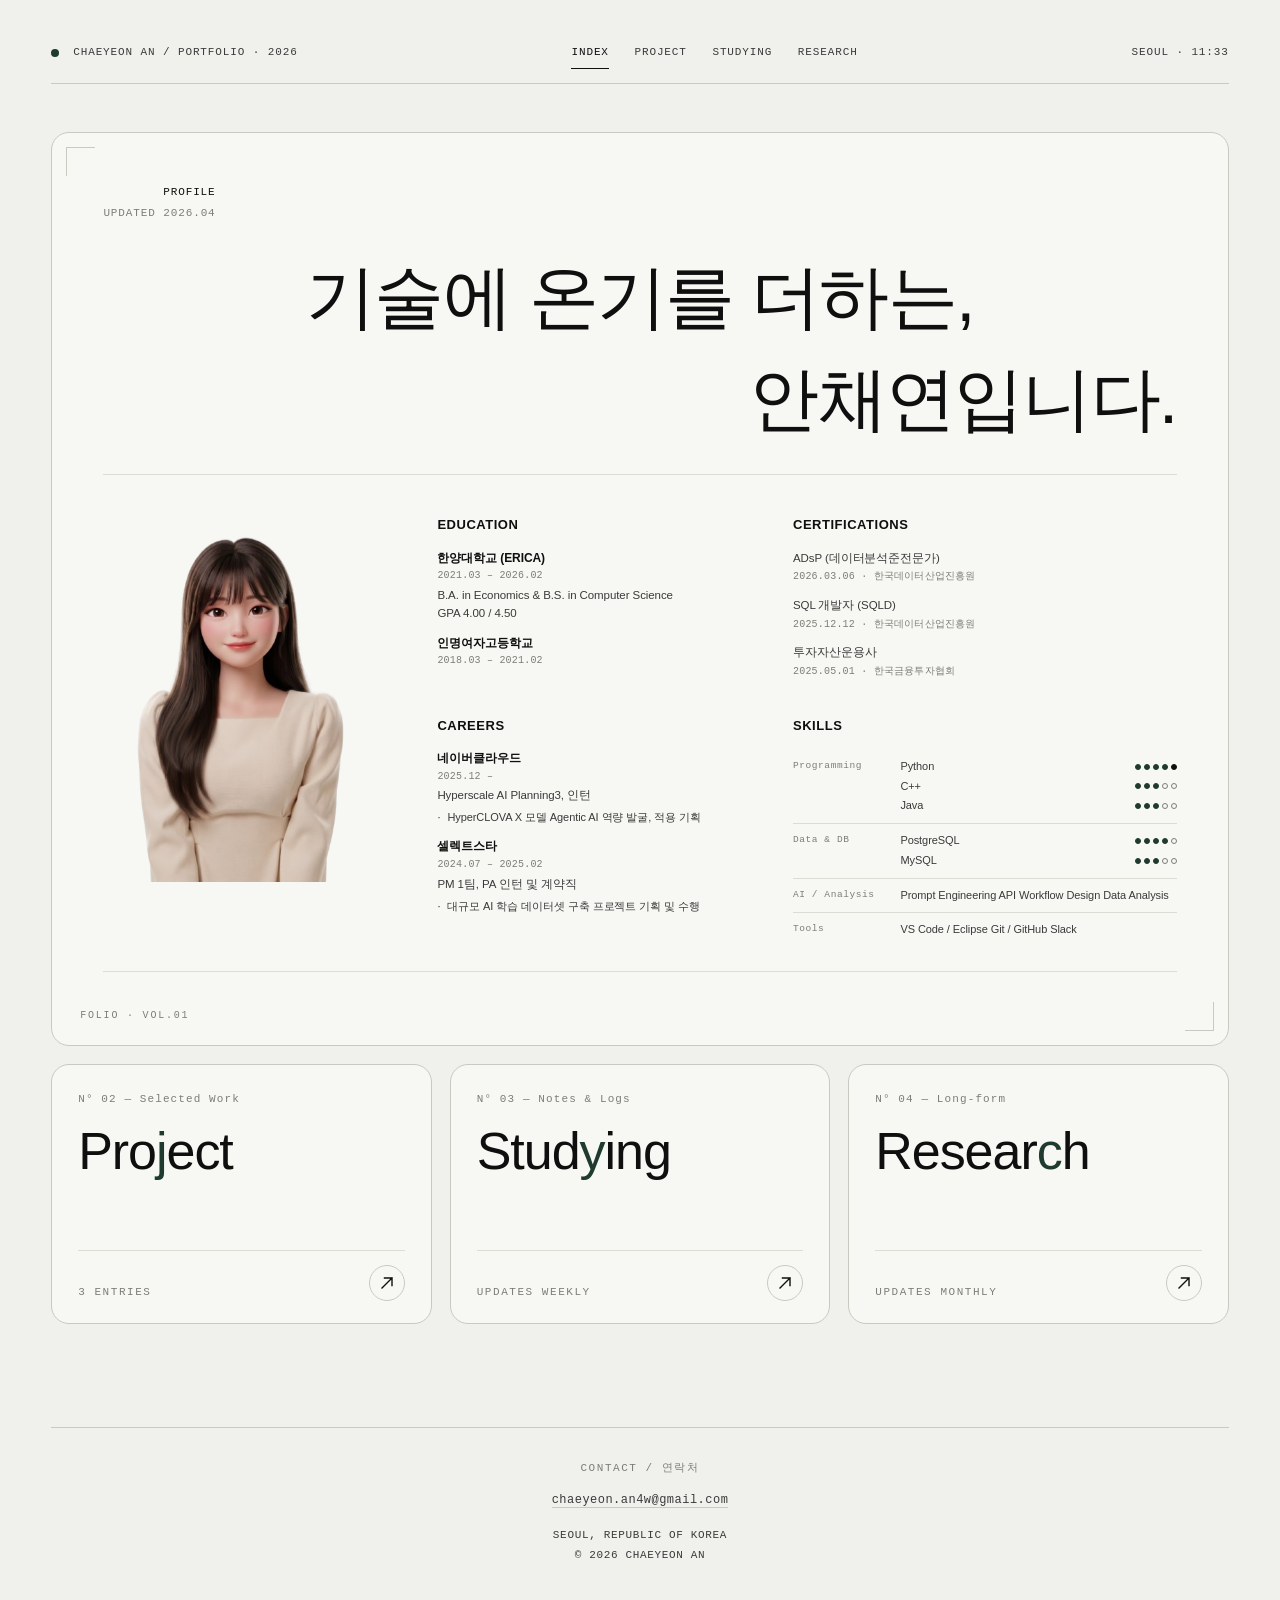
<file: index.html>
<!doctype html>
<html lang="ko">
<head>
<meta charset="utf-8" />
<meta name="viewport" content="width=device-width, initial-scale=1" />
<title>Chaeyeon An — Portfolio</title>
<link rel="preconnect" href="https://fonts.googleapis.com" />
<link rel="preconnect" href="https://fonts.gstatic.com" crossorigin />
<link href="https://hangeul.pstatic.net/hangeul_static/css/nanum-square.css" rel="stylesheet" />
<link rel="stylesheet" href="styles.css" />
<style>
  /* ─── Hero ─────────────────────────────────────────────── */
  .hero {
    border: 1px solid var(--line);
    background: var(--paper);
    border-radius: var(--r-lg);
    padding: clamp(28px, 4vw, 56px);
    position: relative;
    overflow: hidden;
    min-height: clamp(440px, 62vh, 620px);
    display: grid;
    grid-template-rows: auto auto auto;
    gap: 24px;
  }
  .hero-body {
    display: flex;
    flex-direction: column;
    gap: 24px;
  }
  .hero-lower {
    display: grid;
    grid-template-columns: clamp(190px, 22vw, 270px) 1fr;
    gap: 16px;
    align-items: start;
    border-top: 1px solid var(--line-soft);
    padding-top: 20px;
  }
  .hero-photo {
    border-radius: var(--r-md);
    overflow: hidden;
    margin-top: 8px;
  }
  .hero-photo img {
    width: 100%;
    height: auto;
    display: block;
    object-fit: cover;
  }
  @media (max-width: 720px) {
    .hero-lower { grid-template-columns: 1fr; }
    .hero-photo { display: none; }
  }

  .hero-meta {
    display: flex;
    justify-content: space-between;
    align-items: flex-start;
    gap: 24px;
    font-family: var(--mono);
    font-size: 11px;
    letter-spacing: 0.08em;
    text-transform: uppercase;
    color: var(--ink-mute);
  }
  .hero-meta .col { display: flex; flex-direction: column; gap: 4px; }
  .hero-meta .col strong { color: var(--ink); font-weight: 500; }
  .hero-meta .right { text-align: right; }

  .hero-headline {
    font-family: var(--serif);
    font-size: clamp(32px, 5.5vw, 80px);
    line-height: 1.45;
    letter-spacing: -0.025em;
    color: var(--ink);
    align-self: center;
    width: 100%;
    text-align: center;
  }
  .hero-headline .line2 {
    display: block;
    text-align: right;
  }
  /* hero info grid */
  .hero-info {
    display: grid;
    grid-template-columns: repeat(2, 1fr);
    gap: 24px 20px;
    padding-top: 20px;
  }
  .hero-info > div:nth-child(odd) {
    padding-left: 48px;
  }
  @media (max-width: 600px) {
    .hero-info { grid-template-columns: 1fr; }
  }
  .skills-table { width: 100%; border-collapse: collapse; }
  .skills-table tr { border-bottom: 1px solid var(--line-soft); }
  .skills-table tr:last-child { border-bottom: none; }
  .skills-table td {
    padding: 7px 0;
    font-size: 11px;
    vertical-align: top;
    line-height: 1.8;
  }
  .skills-table .sk-cat {
    font-family: var(--mono);
    font-size: 9.5px;
    letter-spacing: 0.06em;
    color: var(--ink-mute);
    white-space: nowrap;
    padding-right: 14px;
    width: 28%;
  }
  .skills-table .sk-items { color: var(--ink-soft); }
  .sk-row {
    display: flex;
    align-items: center;
    justify-content: space-between;
    gap: 10px;
  }
  .sk-name { flex: 1; font-size: 11px; color: var(--ink-soft); }
  .sk-dots {
    display: flex;
    gap: 3px;
    flex-shrink: 0;
  }
  .sk-dots span {
    width: 6px;
    height: 6px;
    border-radius: 50%;
    border: 1px solid var(--ink-mute);
    display: block;
  }
  .sk-dots span.on { background: var(--ink); border-color: var(--ink); }
  .sk-dots span.on.ac { background: var(--accent); border-color: var(--accent); }
  .info-label {
    font-family: var(--sans);
    font-size: 13px;
    font-weight: 700;
    letter-spacing: 0.04em;
    text-transform: uppercase;
    color: var(--ink);
    margin-bottom: 14px;
  }
  .info-item { margin-bottom: 12px; }
  .info-place {
    font-family: var(--sans);
    font-size: 12px;
    font-weight: 700;
    color: var(--ink);
    line-height: 1.4;
  }
  .info-period {
    font-family: var(--mono);
    font-size: 10px;
    color: var(--ink-mute);
    letter-spacing: 0.02em;
    margin: 2px 0 3px;
  }
  .info-desc {
    font-size: 11.5px;
    color: var(--ink-soft);
    line-height: 1.55;
  }
  .info-bullets {
    list-style: none;
    padding: 0;
    margin: 4px 0 0;
  }
  .info-bullets li {
    font-size: 11px;
    color: var(--ink-soft);
    line-height: 1.6;
    padding-left: 10px;
    position: relative;
  }
  .info-bullets li::before {
    content: "·";
    position: absolute;
    left: 0;
    color: var(--accent);
  }

  .hero-tail {
    display: flex;
    justify-content: space-between;
    align-items: end;
    gap: 24px;
    border-top: 1px solid var(--line-soft);
    padding-top: 22px;
  }
  .hero-tail .name {
    font-family: var(--serif);
    font-size: clamp(16px, 1.8vw, 22px);
    letter-spacing: -0.01em;
  }
  .hero-tail .tags {
    display: flex; gap: 8px; flex-wrap: wrap;
    justify-content: flex-end;
  }

  /* corner decorations */
  .hero::before, .hero::after {
    content: "";
    position: absolute;
    width: 28px; height: 28px;
    border: 1px solid var(--line);
  }
  .hero::before { top: 14px; left: 14px; border-right: none; border-bottom: none; }
  .hero::after { bottom: 14px; right: 14px; border-left: none; border-top: none; }

  /* ─── Cards row ────────────────────────────────────────── */
  .cards {
    margin-top: 18px;
    display: grid;
    grid-template-columns: repeat(3, 1fr);
    gap: 18px;
  }
  @media (max-width: 880px) {
    .cards { grid-template-columns: 1fr; }
  }

  .card {
    border: 1px solid var(--line);
    background: var(--paper);
    border-radius: var(--r-lg);
    padding: 26px 26px 22px;
    min-height: 260px;
    display: grid;
    grid-template-rows: auto 1fr auto;
    gap: 16px;
    position: relative;
    overflow: hidden;
    transition: transform .35s cubic-bezier(.2,.8,.2,1),
                background .35s,
                border-color .35s;
  }
  .card:hover {
    transform: translateY(-3px);
    border-color: var(--ink);
  }
  .card .num {
    font-family: var(--mono);
    font-size: 11px;
    letter-spacing: 0.1em;
    color: var(--ink-mute);
  }
  .card .title {
    font-family: var(--serif);
    font-size: clamp(36px, 4.2vw, 52px);
    line-height: 1;
    letter-spacing: -0.02em;
    color: var(--ink);
  }
  .card .title em { font-style: normal; color: var(--accent); font-weight: 400; }
  .card .desc {
    font-size: 13.5px;
    color: var(--ink-soft);
    line-height: 1.55;
    max-width: 30ch;
  }
  .card .row {
    display: flex; justify-content: space-between; align-items: end;
    border-top: 1px solid var(--line-soft);
    padding-top: 14px;
    margin-top: 4px;
  }

  .card .arrow {
    width: 36px; height: 36px;
    border-radius: 50%;
    border: 1px solid var(--line);
    display: grid; place-items: center;
    transition: background .3s, border-color .3s, color .3s, transform .3s;
  }
  .card:hover .arrow {
    background: var(--ink);
    color: var(--paper);
    border-color: var(--ink);
    transform: rotate(-45deg);
  }

  /* offset hero corner watermark */
  .signature-mark {
    position: absolute;
    bottom: 22px;
    left: 28px;
    font-family: var(--mono);
    font-size: 10px;
    letter-spacing: 0.18em;
    color: var(--ink-mute);
    text-transform: uppercase;
  }

  /* index column on right of hero */
  .hero-index {
    position: absolute;
    right: 22px;
    top: 50%;
    transform: translateY(-50%) rotate(180deg);
    writing-mode: vertical-rl;
    font-family: var(--mono);
    font-size: 10px;
    letter-spacing: 0.4em;
    color: var(--ink-mute);
    text-transform: uppercase;
  }
  @media (max-width: 720px) { .hero-index, .signature-mark { display: none; } }
</style>
</head>
<body>

<div class="shell" data-screen-label="01 Home">

  <header class="topbar reveal">
    <div class="mark">
      <span class="dot"></span>
      <span>Chaeyeon An / Portfolio · 2026</span>
    </div>
    <nav>
      <a href="#" class="active">Index</a>

      <a href="project.html">Project</a>
      <a href="studying.html">Studying</a>
      <a href="research.html">Research</a>
    </nav>
    <div data-clock>Seoul · —</div>
  </header>

  <!-- Hero / Profile preview -->
  <section class="hero reveal" aria-label="profile">
    <div class="hero-meta">
      <div class="col right">
        <strong>Profile</strong>
        <span>Updated 2026.04</span>
      </div>
    </div>

    <div class="hero-body">
      <h1 class="hero-headline">
        기술에 온기를 더하는,<span class="line2">안채연입니다.</span>
      </h1>

      <div class="hero-lower">
        <div class="hero-photo">
          <img src="image.png" alt="Chaeyeon An" />
        </div>
        <div class="hero-info">
      <div>
        <div class="info-label">Education</div>
        <div class="info-item">
          <div class="info-place">한양대학교 (ERICA)</div>
          <div class="info-period">2021.03 – 2026.02</div>
          <div class="info-desc">B.A. in Economics &amp; B.S. in Computer Science</div>
          <div class="info-desc">GPA 4.00 / 4.50</div>
        </div>
        <div class="info-item">
          <div class="info-place">인명여자고등학교</div>
          <div class="info-period">2018.03 – 2021.02</div>
        </div>
      </div>
      <div>
        <div class="info-label">Certifications</div>
        <div class="info-item">
          <div class="info-desc">ADsP (데이터분석준전문가)</div>
          <div class="info-period">2026.03.06 · 한국데이터산업진흥원</div>
        </div>
        <div class="info-item">
          <div class="info-desc">SQL 개발자 (SQLD)</div>
          <div class="info-period">2025.12.12 · 한국데이터산업진흥원</div>
        </div>
        <div class="info-item">
          <div class="info-desc">투자자산운용사</div>
          <div class="info-period">2025.05.01 · 한국금융투자협회</div>
        </div>
      </div>
      <div>
        <div class="info-label">Careers</div>
        <div class="info-item">
          <div class="info-place">네이버클라우드</div>
          <div class="info-period">2025.12 –</div>
          <div class="info-desc">Hyperscale AI Planning3, 인턴</div>
          <ul class="info-bullets">
            <li>HyperCLOVA X 모델 Agentic AI 역량 발굴, 적용 기획</li>
          </ul>
        </div>
        <div class="info-item">
          <div class="info-place">셀렉트스타</div>
          <div class="info-period">2024.07 – 2025.02</div>
          <div class="info-desc">PM 1팀, PA 인턴 및 계약직</div>
          <ul class="info-bullets">
            <li>대규모 AI 학습 데이터셋 구축 프로젝트 기획 및 수행</li>
          </ul>
        </div>
      </div>
      <div>
        <div class="info-label">Skills</div>
        <table class="skills-table">
          <tr>
            <td class="sk-cat">Programming</td>
            <td class="sk-items">
              <div class="sk-row">
                <span class="sk-name">Python</span>
                <div class="sk-dots">
                  <span class="on ac"></span><span class="on ac"></span><span class="on ac"></span><span class="on ac"></span><span class="on"></span>
                </div>
              </div>
              <div class="sk-row">
                <span class="sk-name">C++</span>
                <div class="sk-dots">
                  <span class="on ac"></span><span class="on ac"></span><span class="on ac"></span><span></span><span></span>
                </div>
              </div>
              <div class="sk-row">
                <span class="sk-name">Java</span>
                <div class="sk-dots">
                  <span class="on ac"></span><span class="on ac"></span><span class="on ac"></span><span></span><span></span>
                </div>
              </div>
            </td>
          </tr>
          <tr>
            <td class="sk-cat">Data &amp; DB</td>
            <td class="sk-items">
              <div class="sk-row">
                <span class="sk-name">PostgreSQL</span>
                <div class="sk-dots">
                  <span class="on ac"></span><span class="on ac"></span><span class="on ac"></span><span class="on ac"></span><span></span>
                </div>
              </div>
              <div class="sk-row">
                <span class="sk-name">MySQL</span>
                <div class="sk-dots">
                  <span class="on ac"></span><span class="on ac"></span><span class="on ac"></span><span></span><span></span>
                </div>
              </div>
            </td>
          </tr>
          <tr>
            <td class="sk-cat">AI / Analysis</td>
            <td class="sk-items">
              <span>Prompt Engineering</span>
              <span>API Workflow Design</span>
              <span>Data Analysis</span>
            </td>
          </tr>
          <tr>
            <td class="sk-cat">Tools</td>
            <td class="sk-items">
              <span>VS Code / Eclipse</span>
              <span>Git / GitHub</span>
              <span>Slack</span>
            </td>
          </tr>
        </table>
      </div>
        </div><!-- /.hero-info -->
      </div><!-- /.hero-lower -->
    </div><!-- /.hero-body -->

    <div class="hero-tail"></div>

    <span class="signature-mark">Folio · Vol.01</span>
  </section>

  <!-- 3 cards -->
  <section class="cards" aria-label="sections">
    <a class="card reveal" href="project.html">
      <div class="num">N° 02 — Selected Work</div>
      <h2 class="title">Pro<em>j</em>ect</h2>
      <div class="row">
        <span class="eyebrow">3 entries</span>
        <span class="arrow" aria-hidden="true">
          <svg width="14" height="14" viewBox="0 0 14 14" fill="none">
            <path d="M2 12L12 2M12 2H4.5M12 2V9.5" stroke="currentColor" stroke-width="1.4" stroke-linecap="square"/>
          </svg>
        </span>
      </div>
    </a>

    <a class="card reveal" href="studying.html" style="transition-delay: .05s">
      <div class="num">N° 03 — Notes &amp; Logs</div>
      <h2 class="title">Stud<em>y</em>ing</h2>
      <div class="row">
        <span class="eyebrow">Updates weekly</span>
        <span class="arrow" aria-hidden="true">
          <svg width="14" height="14" viewBox="0 0 14 14" fill="none">
            <path d="M2 12L12 2M12 2H4.5M12 2V9.5" stroke="currentColor" stroke-width="1.4" stroke-linecap="square"/>
          </svg>
        </span>
      </div>
    </a>

    <a class="card reveal" href="research.html" style="transition-delay: .1s">
      <div class="num">N° 04 — Long-form</div>
      <h2 class="title">Resear<em>c</em>h</h2>
      <div class="row">
        <span class="eyebrow">Updates monthly</span>
        <span class="arrow" aria-hidden="true">
          <svg width="14" height="14" viewBox="0 0 14 14" fill="none">
            <path d="M2 12L12 2M12 2H4.5M12 2V9.5" stroke="currentColor" stroke-width="1.4" stroke-linecap="square"/>
          </svg>
        </span>
      </div>
    </a>
  </section>

  <!-- Footer / Contact -->
  <footer class="foot reveal" id="contact">
    <div>
      <div class="eyebrow">Contact / 연락처</div>
      <div class="contact-block" style="margin-top: 14px;">
        <a href="mailto:chaeyeon.an4w@gmail.com">chaeyeon.an4w@gmail.com</a>
      </div>
    </div>
    <div class="meta">
      <div>Seoul, Republic of Korea</div>
      <div>© 2026 Chaeyeon An</div>
    </div>
  </footer>

</div>

<script src="scripts.js"></script>
</body>
</html>
</file>
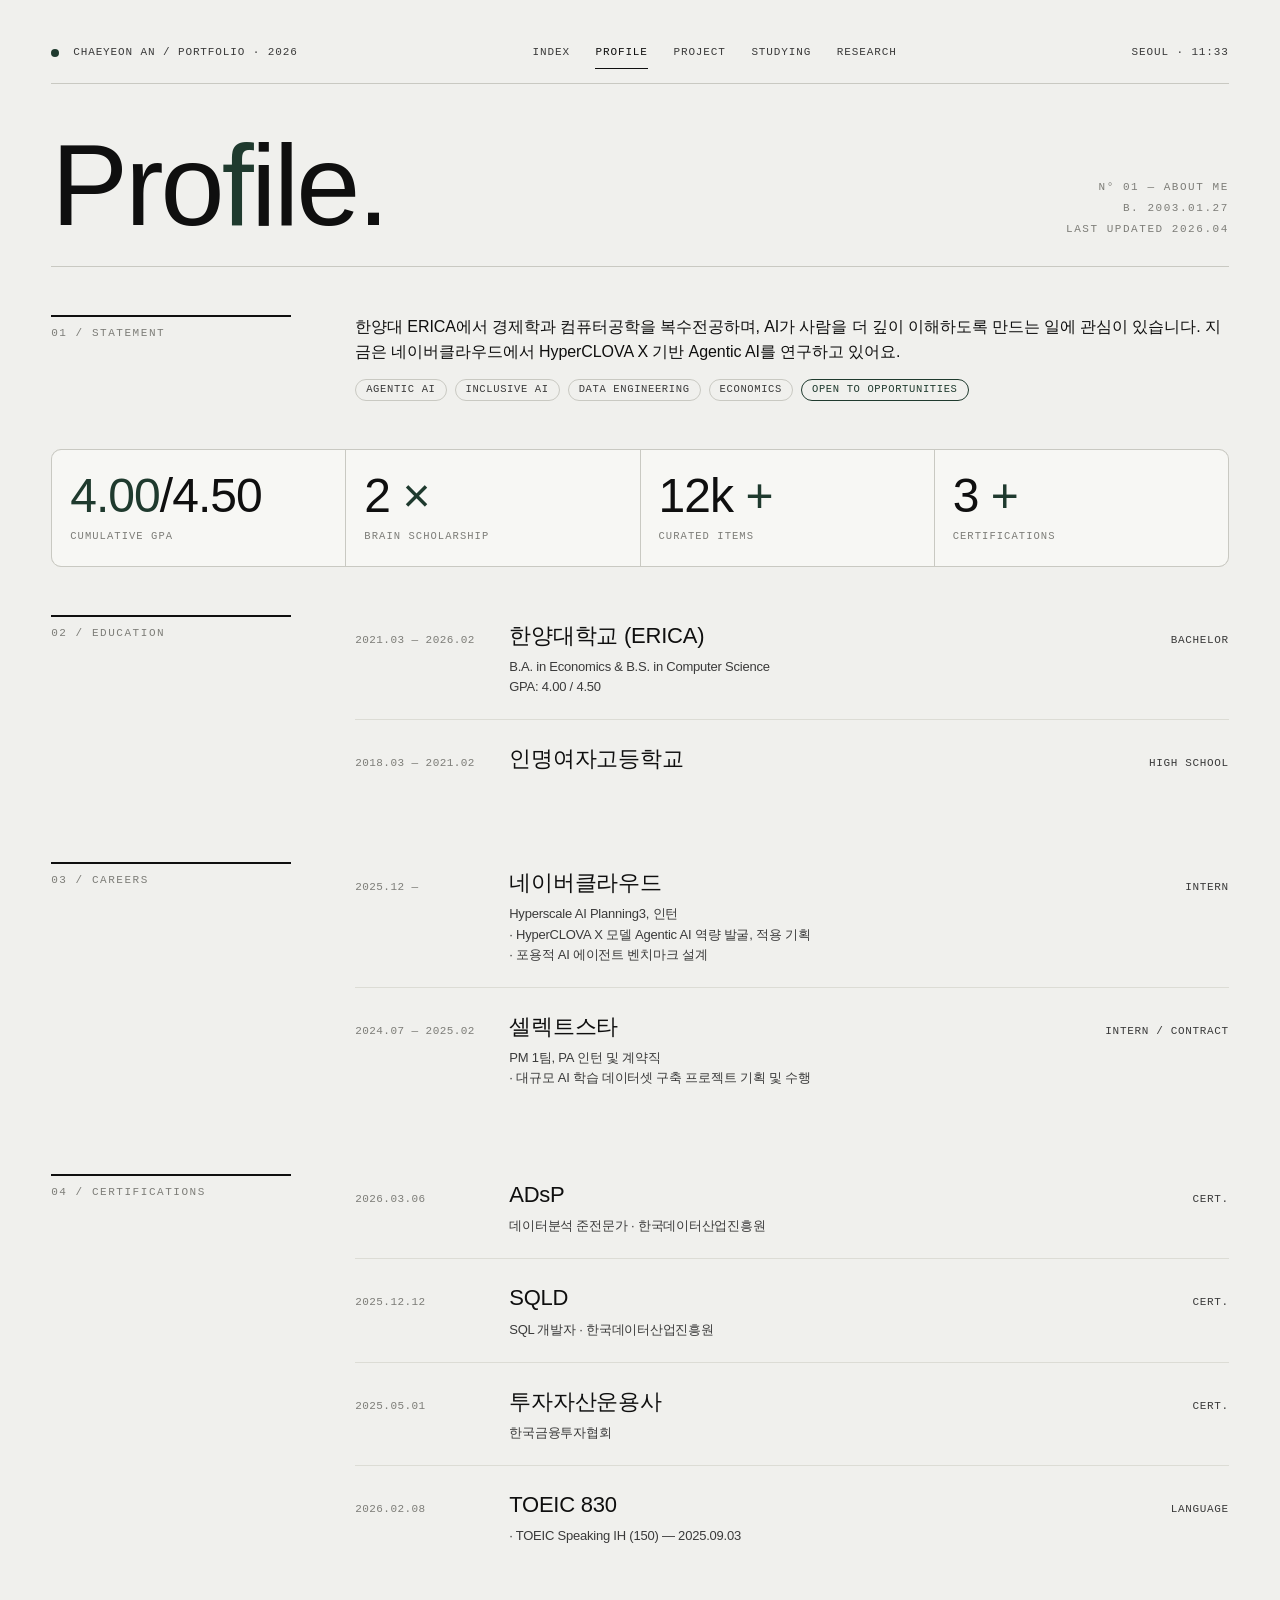
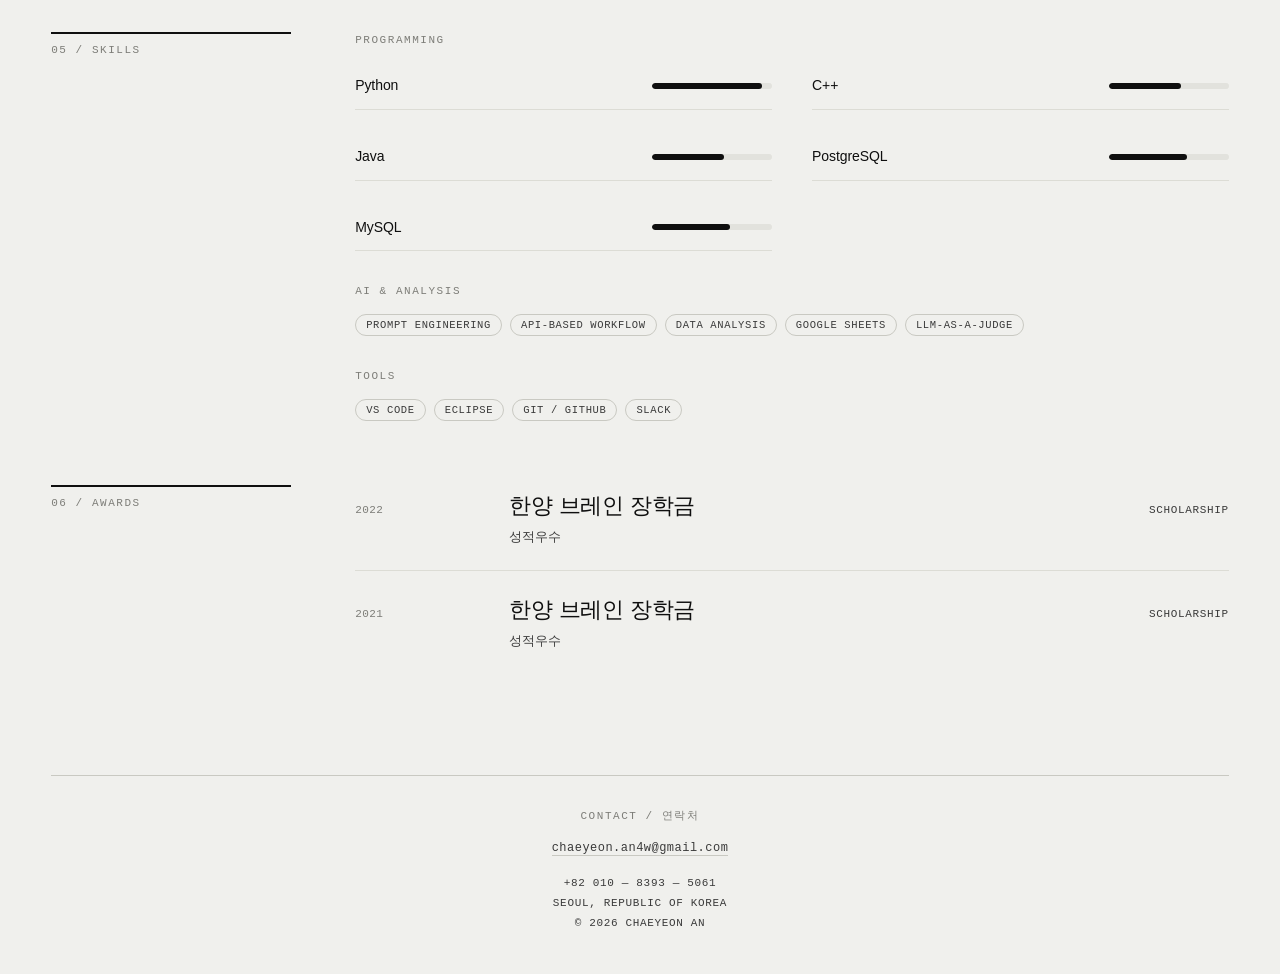
<file: profile.html>
<!doctype html>
<html lang="ko">
<head>
<meta charset="utf-8" />
<meta name="viewport" content="width=device-width, initial-scale=1" />
<title>Profile — Chaeyeon An</title>
<link rel="preconnect" href="https://fonts.googleapis.com" />
<link rel="preconnect" href="https://fonts.gstatic.com" crossorigin />
<link href="https://hangeul.pstatic.net/hangeul_static/css/nanum-square.css" rel="stylesheet" />
<link rel="stylesheet" href="styles.css" />
<style>
  .page-head {
    display: grid;
    grid-template-columns: 1fr auto;
    align-items: end;
    gap: 24px;
    padding-bottom: 28px;
    border-bottom: 1px solid var(--line);
    margin-bottom: 48px;
  }
  .page-head h1 {
    font-family: var(--serif);
    font-size: clamp(56px, 9vw, 140px);
    line-height: 0.92;
    letter-spacing: -0.025em;
  }
  .page-head h1 em { font-style: normal; color: var(--accent); }
  .page-head .meta { text-align: right; }
  .page-head .meta .eyebrow + .eyebrow { margin-top: 4px; }

  /* Two col layout */
  .grid {
    display: grid;
    grid-template-columns: 240px 1fr;
    gap: clamp(28px, 5vw, 80px);
  }
  @media (max-width: 880px) {
    .grid { grid-template-columns: 1fr; gap: 32px; }
  }
  .grid + .grid { margin-top: 64px; }

  .grid .label {
    font-family: var(--mono);
    font-size: 11px;
    letter-spacing: 0.14em;
    text-transform: uppercase;
    color: var(--ink-mute);
    padding-top: 8px;
    border-top: 2px solid var(--ink);
  }

  .bio {
    font-family: var(--serif);
    font-size: clamp(22px, 2.4vw, 32px);
    line-height: 1.35;
    letter-spacing: -0.01em;
    color: var(--ink);
    max-width: 30ch;
  }
  .bio + .bio-sub {
    margin-top: 20px;
    font-size: 15px;
    color: var(--ink-soft);
    line-height: 1.7;
    max-width: 56ch;
  }

  /* List rows (timeline) */
  .rows { display: flex; flex-direction: column; }
  .row-item {
    display: grid;
    grid-template-columns: 130px 1fr auto;
    gap: 24px;
    padding: 22px 0;
    border-top: 1px solid var(--line-soft);
    align-items: baseline;
  }
  .row-item:first-child { border-top: none; padding-top: 4px; }
  .row-item .when {
    font-family: var(--mono);
    font-size: 11px;
    letter-spacing: 0.04em;
    color: var(--ink-mute);
  }
  .row-item .what {
    font-family: var(--serif);
    font-size: 22px;
    letter-spacing: -0.01em;
  }
  .row-item .what small {
    display: block;
    font-family: var(--sans);
    font-size: 13px;
    color: var(--ink-soft);
    margin-top: 4px;
    line-height: 1.55;
  }
  .row-item .where {
    font-family: var(--mono);
    font-size: 11px;
    color: var(--ink-soft);
    text-transform: uppercase;
    letter-spacing: 0.06em;
  }
  @media (max-width: 720px) {
    .row-item { grid-template-columns: 1fr; gap: 6px; }
  }

  /* Skills */
  .skills {
    display: grid;
    grid-template-columns: repeat(2, 1fr);
    gap: 24px 40px;
  }
  @media (max-width: 720px) { .skills { grid-template-columns: 1fr; } }
  .skill {
    display: grid;
    grid-template-columns: 1fr auto;
    align-items: center;
    gap: 12px;
    padding: 12px 0;
    border-bottom: 1px solid var(--line-soft);
  }
  .skill .name { font-size: 14px; }
  .skill .bar {
    width: 120px; height: 6px;
    background: var(--bg-soft);
    border-radius: 999px;
    overflow: hidden;
  }
  .skill .bar > i {
    display: block; height: 100%;
    background: var(--ink);
    border-radius: 999px;
  }

  .chips {
    display: flex; flex-wrap: wrap; gap: 8px;
    margin-top: 14px;
  }

  /* Quick stats strip */
  .stats {
    display: grid;
    grid-template-columns: repeat(4, 1fr);
    gap: 1px;
    background: var(--line);
    border: 1px solid var(--line);
    border-radius: var(--r-md);
    overflow: hidden;
    margin: 48px 0;
  }
  @media (max-width: 720px) { .stats { grid-template-columns: repeat(2, 1fr); } }
  .stat {
    background: var(--paper);
    padding: 22px 18px;
  }
  .stat .k {
    font-family: var(--serif);
    font-size: clamp(34px, 4vw, 48px);
    line-height: 1;
    letter-spacing: -0.02em;
  }
  .stat .k em { font-style: normal; color: var(--accent); }
  .stat .v {
    margin-top: 8px;
    font-family: var(--mono);
    font-size: 10.5px;
    letter-spacing: 0.1em;
    text-transform: uppercase;
    color: var(--ink-mute);
  }

  /* Photo card placeholder */
  .photo-card {
    aspect-ratio: 4 / 5;
    border-radius: var(--r-md);
    margin-bottom: 18px;
  }
  .photo-card-cap {
    font-family: var(--mono);
    font-size: 10.5px;
    letter-spacing: 0.06em;
    color: var(--ink-mute);
    text-transform: uppercase;
  }
</style>
</head>
<body>

<div class="shell" data-screen-label="02 Profile">

  <header class="topbar reveal">
    <div class="mark">
      <span class="dot"></span>
      <a href="index.html"><span>Chaeyeon An / Portfolio · 2026</span></a>
    </div>
    <nav>
      <a href="index.html">Index</a>
      <a href="profile.html" class="active">Profile</a>
      <a href="project.html">Project</a>
      <a href="studying.html">Studying</a>
      <a href="research.html">Research</a>
    </nav>
    <div data-clock>Seoul · —</div>
  </header>

  <section class="page-head reveal">
    <h1>Pro<em>f</em>ile.</h1>
    <div class="meta">
      <div class="eyebrow">N° 01 — About me</div>
      <div class="eyebrow">b. 2003.01.27</div>
      <div class="eyebrow">Last updated 2026.04</div>
    </div>
  </section>

  <!-- Bio -->
  <section class="grid reveal">
    <div class="label">01 / Statement</div>
    <div>
      <p class=”bio-sub”>
        한양대 ERICA에서 경제학과 컴퓨터공학을 복수전공하며, AI가 사람을 더 깊이 이해하도록 만드는 일에 관심이 있습니다.
        지금은 네이버클라우드에서 HyperCLOVA X 기반 Agentic AI를 연구하고 있어요.
      </p>
      <div class="chips">
        <span class="tag">Agentic AI</span>
        <span class="tag">Inclusive AI</span>
        <span class="tag">Data Engineering</span>
        <span class="tag">Economics</span>
        <span class="tag accent">Open to opportunities</span>
      </div>
    </div>
  </section>

  <!-- Stats -->
  <section class="stats reveal">
    <div class="stat"><div class="k"><em>4.00</em>/4.50</div><div class="v">Cumulative GPA</div></div>
    <div class="stat"><div class="k">2 <em>×</em></div><div class="v">Brain Scholarship</div></div>
    <div class="stat"><div class="k">12k <em>+</em></div><div class="v">Curated Items</div></div>
    <div class="stat"><div class="k">3 <em>+</em></div><div class="v">Certifications</div></div>
  </section>

  <!-- Education -->
  <section class="grid reveal">
    <div class="label">02 / Education</div>
    <div class="rows">
      <div class="row-item">
        <span class="when">2021.03 — 2026.02</span>
        <span class="what">
          한양대학교 (ERICA)
          <small>B.A. in Economics &amp; B.S. in Computer Science<br>GPA: 4.00 / 4.50</small>
        </span>
        <span class="where">Bachelor</span>
      </div>
      <div class="row-item">
        <span class="when">2018.03 — 2021.02</span>
        <span class="what">인명여자고등학교</span>
        <span class="where">High school</span>
      </div>
    </div>
  </section>

  <!-- Career -->
  <section class="grid reveal">
    <div class="label">03 / Careers</div>
    <div class="rows">
      <div class="row-item">
        <span class="when">2025.12 —</span>
        <span class="what">
          네이버클라우드
          <small>Hyperscale AI Planning3, 인턴<br>· HyperCLOVA X 모델 Agentic AI 역량 발굴, 적용 기획<br>· 포용적 AI 에이전트 벤치마크 설계</small>
        </span>
        <span class="where">Intern</span>
      </div>
      <div class="row-item">
        <span class="when">2024.07 — 2025.02</span>
        <span class="what">
          셀렉트스타
          <small>PM 1팀, PA 인턴 및 계약직<br>· 대규모 AI 학습 데이터셋 구축 프로젝트 기획 및 수행</small>
        </span>
        <span class="where">Intern / Contract</span>
      </div>
    </div>
  </section>

  <!-- Certifications & Languages -->
  <section class="grid reveal">
    <div class="label">04 / Certifications</div>
    <div class="rows">
      <div class="row-item">
        <span class="when">2026.03.06</span>
        <span class="what">ADsP <small>데이터분석 준전문가 · 한국데이터산업진흥원</small></span>
        <span class="where">Cert.</span>
      </div>
      <div class="row-item">
        <span class="when">2025.12.12</span>
        <span class="what">SQLD <small>SQL 개발자 · 한국데이터산업진흥원</small></span>
        <span class="where">Cert.</span>
      </div>
      <div class="row-item">
        <span class="when">2025.05.01</span>
        <span class="what">투자자산운용사 <small>한국금융투자협회</small></span>
        <span class="where">Cert.</span>
      </div>
      <div class="row-item">
        <span class="when">2026.02.08</span>
        <span class="what">TOEIC 830 <small>· TOEIC Speaking IH (150) — 2025.09.03</small></span>
        <span class="where">Language</span>
      </div>
    </div>
  </section>

  <!-- Skills -->
  <section class="grid reveal">
    <div class="label">05 / Skills</div>
    <div>
      <div class="eyebrow" style="margin-bottom: 14px;">Programming</div>
      <div class="skills">
        <div class="skill"><span class="name">Python</span><span class="bar"><i style="width: 92%"></i></span></div>
        <div class="skill"><span class="name">C++</span><span class="bar"><i style="width: 60%"></i></span></div>
        <div class="skill"><span class="name">Java</span><span class="bar"><i style="width: 60%"></i></span></div>
        <div class="skill"><span class="name">PostgreSQL</span><span class="bar"><i style="width: 65%"></i></span></div>
        <div class="skill"><span class="name">MySQL</span><span class="bar"><i style="width: 65%"></i></span></div>
      </div>

      <div class="eyebrow" style="margin: 32px 0 14px;">AI &amp; Analysis</div>
      <div class="chips">
        <span class="tag">Prompt Engineering</span>
        <span class="tag">API-based Workflow</span>
        <span class="tag">Data Analysis</span>
        <span class="tag">Google Sheets</span>
        <span class="tag">LLM-as-a-Judge</span>
      </div>

      <div class="eyebrow" style="margin: 32px 0 14px;">Tools</div>
      <div class="chips">
        <span class="tag">VS Code</span>
        <span class="tag">Eclipse</span>
        <span class="tag">Git / GitHub</span>
        <span class="tag">Slack</span>
      </div>
    </div>
  </section>

  <!-- Awards -->
  <section class="grid reveal">
    <div class="label">06 / Awards</div>
    <div class="rows">
      <div class="row-item">
        <span class="when">2022</span>
        <span class="what">한양 브레인 장학금 <small>성적우수</small></span>
        <span class="where">Scholarship</span>
      </div>
      <div class="row-item">
        <span class="when">2021</span>
        <span class="what">한양 브레인 장학금 <small>성적우수</small></span>
        <span class="where">Scholarship</span>
      </div>
    </div>
  </section>

  <footer class="foot reveal">
    <div>
      <div class="eyebrow">Contact / 연락처</div>
      <div class="contact-block" style="margin-top: 14px;">
        <a href="mailto:chaeyeon.an4w@gmail.com">chaeyeon.an4w@gmail.com</a>
      </div>
    </div>
    <div class="meta">
      <div>+82 010 — 8393 — 5061</div>
      <div>Seoul, Republic of Korea</div>
      <div>© 2026 Chaeyeon An</div>
    </div>
  </footer>

</div>

<script src="scripts.js"></script>
</body>
</html>
</file>
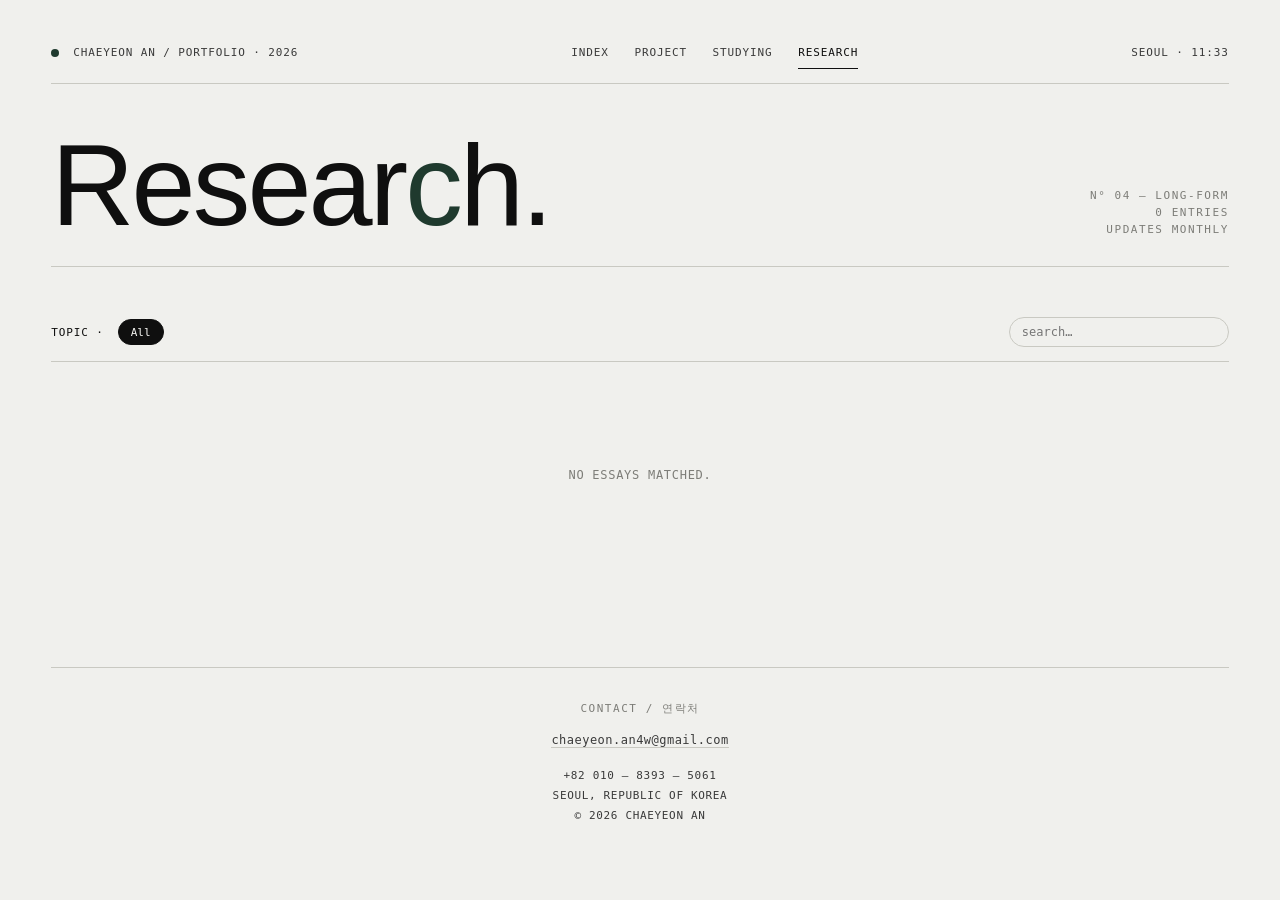
<file: research.html>
<!doctype html>
<html lang="ko">
<head>
<meta charset="utf-8" />
<meta name="viewport" content="width=device-width, initial-scale=1" />
<title>Research — Chaeyeon An</title>
<link rel="preconnect" href="https://fonts.googleapis.com" />
<link rel="preconnect" href="https://fonts.gstatic.com" crossorigin />
<link href="https://hangeul.pstatic.net/hangeul_static/css/nanum-square.css" rel="stylesheet" />
<link rel="stylesheet" href="styles.css" />
<style>
  .page-head {
    display: grid;
    grid-template-columns: 1fr auto;
    align-items: end;
    gap: 24px;
    padding-bottom: 28px;
    border-bottom: 1px solid var(--line);
    margin-bottom: 36px;
  }
  .page-head h1 {
    font-family: var(--serif);
    font-size: clamp(56px, 9vw, 140px);
    line-height: 0.92;
    letter-spacing: -0.025em;
  }
  .page-head h1 em { font-style: normal; color: var(--accent); }
  .page-head .lead {
    font-family: var(--serif);
    font-size: clamp(18px, 1.6vw, 22px);
    line-height: 1.5;
    color: var(--ink-soft);
    max-width: 38ch;
    margin-top: 16px;
  }

  /* Filter bar */
  .filterbar {
    display: flex;
    align-items: center;
    justify-content: space-between;
    gap: 16px;
    padding: 14px 0;
    border-bottom: 1px solid var(--line);
    margin-bottom: 24px;
    font-family: var(--mono);
    font-size: 11px;
    text-transform: uppercase;
    letter-spacing: 0.08em;
    color: var(--ink-mute);
    flex-wrap: wrap;
  }
  .filterbar .left { display: flex; align-items: center; gap: 14px; flex-wrap: wrap; }
  .filterbar .right { display: flex; align-items: center; gap: 6px; }

  .chip-btn {
    height: 26px;
    padding: 0 12px;
    border: 1px solid var(--line);
    border-radius: 999px;
    background: transparent;
    color: var(--ink-soft);
    font: inherit;
    cursor: pointer;
    transition: all .2s;
  }
  .chip-btn:hover { border-color: var(--ink); color: var(--ink); }
  .chip-btn.active { background: var(--ink); color: var(--paper); border-color: var(--ink); }

  .search {
    height: 30px;
    padding: 0 12px;
    border: 1px solid var(--line);
    border-radius: 999px;
    font-family: var(--mono);
    font-size: 12px;
    background: transparent;
    color: var(--ink);
    width: 220px;
    outline: none;
    transition: border-color .2s;
  }
  .search:focus { border-color: var(--ink); }

  /* Featured (latest) */
  .featured {
    display: grid;
    grid-template-columns: 7fr 5fr;
    gap: clamp(28px, 4vw, 56px);
    padding: 32px;
    border: 1px solid var(--line);
    background: var(--paper);
    border-radius: var(--r-lg);
    margin-bottom: 28px;
    align-items: stretch;
    cursor: pointer;
    transition: border-color .3s, transform .3s;
  }
  .featured:hover { border-color: var(--ink); transform: translateY(-2px); }
  @media (max-width: 880px) { .featured { grid-template-columns: 1fr; gap: 20px; } }

  .featured .body { display: flex; flex-direction: column; gap: 18px; }
  .featured .meta {
    display: flex; gap: 14px; align-items: center;
    font-family: var(--mono);
    font-size: 11px;
    text-transform: uppercase;
    letter-spacing: 0.08em;
    color: var(--ink-mute);
  }
  .featured .meta .badge {
    background: var(--accent); color: var(--paper);
    padding: 3px 10px; border-radius: 999px;
    font-size: 10px; letter-spacing: 0.1em;
  }
  .featured h2 {
    font-family: var(--serif);
    font-size: clamp(36px, 4.5vw, 64px);
    line-height: 1;
    letter-spacing: -0.02em;
  }
  .featured h2 em { font-style: normal; color: var(--accent); }
  .featured p {
    font-family: var(--serif);
    font-size: clamp(18px, 1.6vw, 22px);
    line-height: 1.45;
    color: var(--ink-soft);
    max-width: 42ch;
  }
  .featured .footrow {
    display: flex; justify-content: space-between; align-items: end;
    margin-top: auto;
    border-top: 1px solid var(--line-soft); padding-top: 16px;
  }
  .featured .tags { display: flex; flex-wrap: wrap; gap: 6px; }

  .featured .cover {
    aspect-ratio: 4/5;
    border-radius: var(--r-md);
    min-height: 260px;
  }

  /* Grid of cards */
  .grid-posts {
    display: grid;
    grid-template-columns: repeat(3, 1fr);
    gap: 18px;
  }
  @media (max-width: 1080px) { .grid-posts { grid-template-columns: repeat(2, 1fr); } }
  @media (max-width: 720px) { .grid-posts { grid-template-columns: 1fr; } }

  .card-post {
    border: 1px solid var(--line);
    background: var(--paper);
    border-radius: var(--r-md);
    padding: 22px;
    display: flex; flex-direction: column;
    cursor: pointer;
    transition: transform .3s, border-color .3s;
    min-height: 360px;
  }
  .card-post:hover {
    transform: translateY(-3px);
    border-color: var(--ink);
  }
  .card-post .cover {
    aspect-ratio: 4/3;
    border-radius: var(--r-sm);
    margin-bottom: 16px;
  }
  .card-post .when {
    font-family: var(--mono);
    font-size: 11px;
    color: var(--ink-mute);
    letter-spacing: 0.04em;
  }
  .card-post h3 {
    font-family: var(--serif);
    font-size: 26px;
    line-height: 1.15;
    letter-spacing: -0.012em;
    margin: 8px 0 10px;
  }
  .card-post .summary {
    font-size: 13.5px;
    line-height: 1.6;
    color: var(--ink-soft);
    flex: 1;
  }
  .card-post .footrow {
    margin-top: 14px;
    padding-top: 12px;
    border-top: 1px solid var(--line-soft);
    display: flex;
    justify-content: space-between;
    align-items: center;
    font-family: var(--mono);
    font-size: 10.5px;
    text-transform: uppercase;
    letter-spacing: 0.06em;
    color: var(--ink-mute);
  }
  .card-post .tags { display: flex; gap: 6px; flex-wrap: wrap; }

  .empty {
    padding: 80px 20px;
    text-align: center;
    font-family: var(--mono);
    font-size: 12px;
    color: var(--ink-mute);
    letter-spacing: 0.06em;
    text-transform: uppercase;
    grid-column: 1 / -1;
  }

  .note {
    margin-top: 32px;
    padding: 18px 22px;
    border: 1px dashed var(--line);
    border-radius: var(--r-md);
    font-family: var(--mono);
    font-size: 11.5px;
    color: var(--ink-mute);
    letter-spacing: 0.04em;
    line-height: 1.7;
  }
  .note b { color: var(--ink); }

  /* Reader overlay */
  .reader {
    position: fixed;
    inset: 0;
    background: var(--bg);
    z-index: 200;
    overflow-y: auto;
    padding: clamp(28px, 5vw, 80px) clamp(20px, 5vw, 80px);
    opacity: 0;
    pointer-events: none;
    transform: translateY(16px);
    transition: opacity .35s cubic-bezier(.2,.8,.2,1), transform .35s cubic-bezier(.2,.8,.2,1);
  }
  .reader.open { opacity: 1; pointer-events: all; transform: translateY(0); }
  .reader-inner { max-width: 720px; margin: 0 auto; }
  .reader-back {
    display: inline-flex; align-items: center; gap: 8px;
    font-family: var(--mono); font-size: 11px; letter-spacing: 0.1em;
    text-transform: uppercase; color: var(--ink-mute);
    background: none; border: none; cursor: pointer;
    padding: 0; margin-bottom: 56px; transition: color .2s;
  }
  .reader-back:hover { color: var(--ink); }
  .reader-date {
    font-family: var(--mono); font-size: 11px;
    letter-spacing: 0.06em; color: var(--ink-mute); margin-bottom: 20px;
  }
  .reader-title {
    font-family: var(--serif);
    font-size: clamp(36px, 6vw, 72px);
    line-height: 1.08; letter-spacing: -0.02em; margin-bottom: 24px;
  }
  .reader-summary {
    font-family: var(--serif);
    font-size: clamp(17px, 1.6vw, 21px);
    line-height: 1.7; color: var(--ink-soft);
    max-width: 58ch; margin-bottom: 40px;
    padding-bottom: 36px; border-bottom: 1px solid var(--line-soft);
  }
  .reader-wip {
    font-family: var(--mono); font-size: 11.5px;
    color: var(--ink-mute); letter-spacing: 0.05em;
    padding: 18px 22px; border: 1px dashed var(--line);
    border-radius: var(--r-md); line-height: 1.7;
  }
</style>
</head>
<body>

<div class="shell" data-screen-label="05 Research">

  <header class="topbar reveal">
    <div class="mark">
      <span class="dot"></span>
      <a href="index.html"><span>Chaeyeon An / Portfolio · 2026</span></a>
    </div>
    <nav>
      <a href="index.html">Index</a>
      <a href="project.html">Project</a>
      <a href="studying.html">Studying</a>
      <a href="research.html" class="active">Research</a>
    </nav>
    <div data-clock>Seoul · —</div>
  </header>

  <section class="page-head reveal">
    <div>
      <h1>Resear<em>c</em>h.</h1>
    </div>
    <div class="meta" style="text-align: right;">
      <div class="eyebrow">N° 04 — Long-form</div>
      <div class="eyebrow"><span data-count>0</span> entries</div>
      <div class="eyebrow">Updates monthly</div>
    </div>
  </section>

  <!-- Filters -->
  <div class="filterbar reveal">
    <div class="left" data-tags>
      <span style="color: var(--ink);">Topic ·</span>
    </div>
    <div class="right">
      <input class="search" type="search" placeholder="search…" data-search />
    </div>
  </div>

  <!-- Featured slot -->
  <div data-featured class="reveal"></div>

  <!-- Grid -->
  <section class="grid-posts reveal" data-list></section>

<footer class="foot reveal">
    <div>
      <div class="eyebrow">Contact / 연락처</div>
      <div class="contact-block" style="margin-top: 14px;">
        <a href="mailto:chaeyeon.an4w@gmail.com">chaeyeon.an4w@gmail.com</a>
      </div>
    </div>
    <div class="meta">
      <div>+82 010 — 8393 — 5061</div>
      <div>Seoul, Republic of Korea</div>
      <div>© 2026 Chaeyeon An</div>
    </div>
  </footer>

</div>

<!-- Reader overlay -->
<div class="reader" id="reader">
  <div class="reader-inner">
    <button class="reader-back" id="reader-back">← 목록으로</button>
    <div id="reader-content"></div>
  </div>
</div>

<script src="posts-research.js"></script>
<script src="scripts.js"></script>
<script>
(function () {
  const posts = window.RESEARCH_POSTS || [];
  const list = document.querySelector("[data-list]");
  const tagsEl = document.querySelector("[data-tags]");
  const searchEl = document.querySelector("[data-search]");
  const countEl = document.querySelector("[data-count]");
  const featuredEl = document.querySelector("[data-featured]");

  let activeTag = "All";
  let query = "";

  const tagSet = new Set(["All"]);
  posts.forEach(p => (p.tags || []).forEach(t => tagSet.add(t)));
  [...tagSet].forEach(t => {
    const b = document.createElement("button");
    b.className = "chip-btn" + (t === "All" ? " active" : "");
    b.textContent = t;
    b.addEventListener("click", () => {
      activeTag = t;
      tagsEl.querySelectorAll(".chip-btn").forEach(x => x.classList.toggle("active", x.textContent === t));
      render();
    });
    tagsEl.appendChild(b);
  });

  searchEl.addEventListener("input", e => { query = e.target.value.toLowerCase(); render(); });

  function render() {
    const filtered = posts.filter(p => {
      const tagOk = activeTag === "All" || (p.tags || []).includes(activeTag);
      const q = query.trim();
      const qOk = !q || (p.title + " " + p.summary + " " + (p.tags||[]).join(" ")).toLowerCase().includes(q);
      return tagOk && qOk;
    });
    countEl.textContent = filtered.length;

    // featured = first one (latest), only when no filters & no query
    featuredEl.innerHTML = "";
    let rest = filtered;
    if (activeTag === "All" && !query.trim() && filtered.length) {
      const f = filtered[0];
      const el = document.createElement("article");
      el.className = "featured";
      el.innerHTML = `
        <div class="body">
          <div class="meta">
            <span class="badge">Latest</span>
            <span>${f.date}</span>
            <span>·  ${f.minutes || "-"} min read</span>
          </div>
          <h2>${f.title}</h2>
          <p>${f.summary || ""}</p>
          <div class="footrow">
            <div class="tags">${(f.tags||[]).map(t => `<span class="tag">${t}</span>`).join("")}</div>
            <span class="arrow-link">Read essay <span class="arrow">→</span></span>
          </div>
        </div>
        <div class="ph cover">${f.cover || "Research cover"}</div>
      `;
      el.addEventListener('click', () => openReader(f));
      featuredEl.appendChild(el);
      rest = filtered.slice(1);
    }

    list.innerHTML = "";
    if (!rest.length && !featuredEl.children.length) {
      list.innerHTML = '<div class="empty">No essays matched.</div>';
      return;
    }
    rest.forEach(p => {
      const el = document.createElement("article");
      el.className = "card-post";
      el.innerHTML = `
        <div class="ph cover">${p.cover || "Cover"}</div>
        <span class="when">${p.date}</span>
        <h3>${p.title}</h3>
        <p class="summary">${p.summary || ""}</p>
        <div class="footrow">
          <div class="tags">${(p.tags||[]).slice(0,2).map(t => `<span class="tag">${t}</span>`).join("")}</div>
          <span>${p.minutes || "-"} min →</span>
        </div>
      `;
      el.addEventListener('click', () => openReader(p));
      list.appendChild(el);
    });
  }

  const reader = document.getElementById('reader');
  const readerContent = document.getElementById('reader-content');

  document.getElementById('reader-back').addEventListener('click', closeReader);
  document.addEventListener('keydown', e => { if (e.key === 'Escape') closeReader(); });

  function closeReader() {
    reader.classList.remove('open');
    document.body.style.overflow = '';
  }

  function openReader(p) {
    readerContent.innerHTML = `
      <div class="reader-date">${p.date} · ${p.minutes||"-"} min read</div>
      <h2 class="reader-title">${p.title}</h2>
      <div style="display:flex;flex-wrap:wrap;gap:6px;margin-bottom:32px">${(p.tags||[]).map(t=>`<span class="tag">${t}</span>`).join('')}</div>
      <p class="reader-summary">${p.summary || ""}</p>
      <div class="reader-wip"><b>전문 작성 중이에요.</b> 곧 완성됩니다.<br/>지금은 요약본만 올라와 있어요 — 정리가 끝나면 여기에 채워 넣을게요.</div>
    `;
    reader.classList.add('open');
    reader.scrollTop = 0;
    document.body.style.overflow = 'hidden';
  }

  render();
})();
</script>
</body>
</html>
</file>
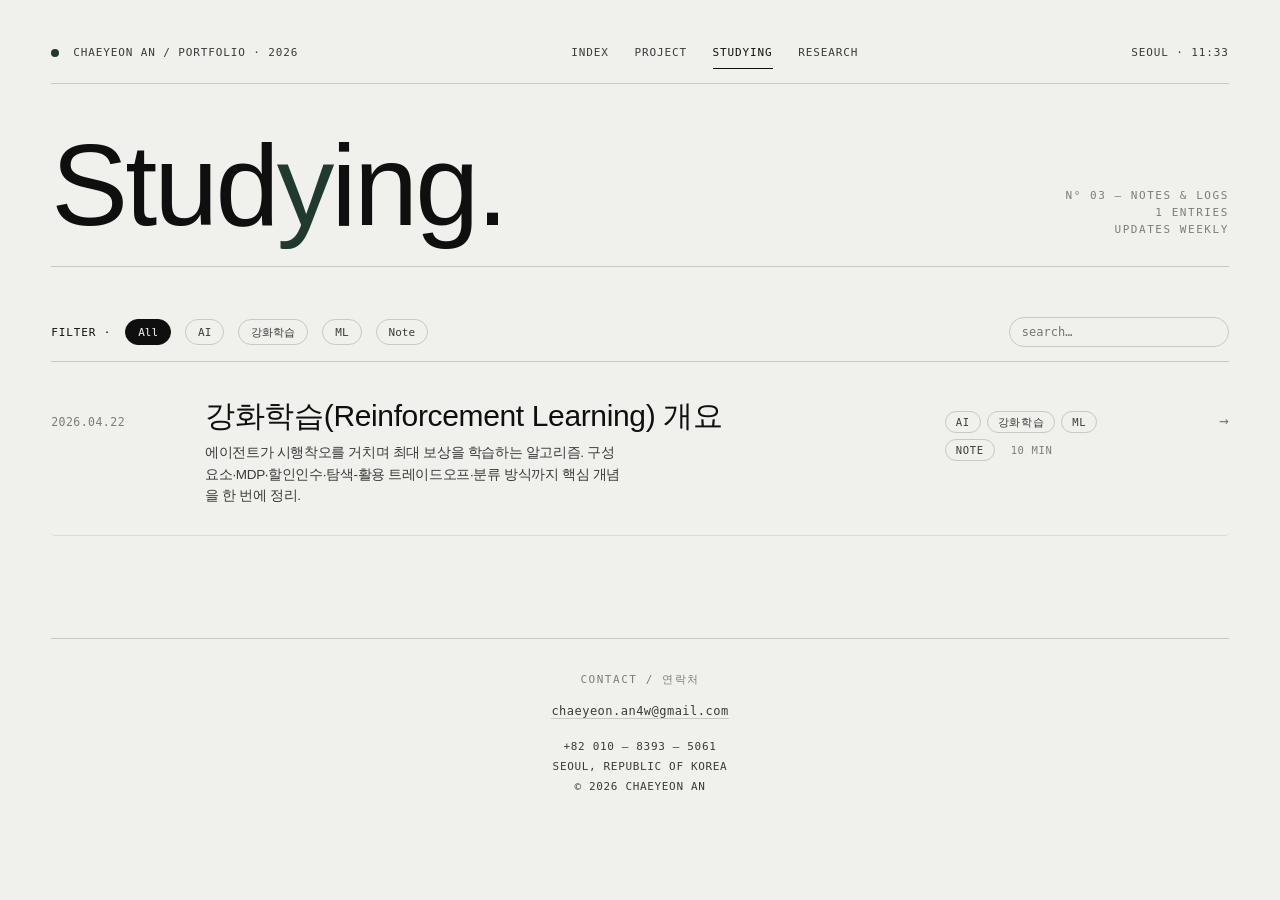
<file: studying.html>
<!doctype html>
<html lang="ko">
<head>
<meta charset="utf-8" />
<meta name="viewport" content="width=device-width, initial-scale=1" />
<title>Studying — Chaeyeon An</title>
<link rel="preconnect" href="https://fonts.googleapis.com" />
<link rel="preconnect" href="https://fonts.gstatic.com" crossorigin />
<link href="https://hangeul.pstatic.net/hangeul_static/css/nanum-square.css" rel="stylesheet" />
<link rel="stylesheet" href="styles.css" />
<style>
  .page-head {
    display: grid;
    grid-template-columns: 1fr auto;
    align-items: end;
    gap: 24px;
    padding-bottom: 28px;
    border-bottom: 1px solid var(--line);
    margin-bottom: 36px;
  }
  .page-head h1 {
    font-family: var(--serif);
    font-size: clamp(56px, 9vw, 140px);
    line-height: 0.92;
    letter-spacing: -0.025em;
  }
  .page-head h1 em { font-style: normal; color: var(--accent); }
  .page-head .lead {
    font-family: var(--serif);
    font-size: clamp(18px, 1.6vw, 22px);
    line-height: 1.5;
    color: var(--ink-soft);
    max-width: 38ch;
    margin-top: 16px;
  }

  /* Filter bar */
  .filterbar {
    display: flex;
    align-items: center;
    justify-content: space-between;
    gap: 16px;
    padding: 14px 0;
    border-bottom: 1px solid var(--line);
    margin-bottom: 8px;
    font-family: var(--mono);
    font-size: 11px;
    text-transform: uppercase;
    letter-spacing: 0.08em;
    color: var(--ink-mute);
    flex-wrap: wrap;
  }
  .filterbar .left { display: flex; align-items: center; gap: 14px; flex-wrap: wrap; }
  .filterbar .right { display: flex; align-items: center; gap: 6px; }

  .chip-btn {
    height: 26px;
    padding: 0 12px;
    border: 1px solid var(--line);
    border-radius: 999px;
    background: transparent;
    color: var(--ink-soft);
    font: inherit;
    cursor: pointer;
    transition: all .2s;
  }
  .chip-btn:hover { border-color: var(--ink); color: var(--ink); }
  .chip-btn.active { background: var(--ink); color: var(--paper); border-color: var(--ink); }

  .search {
    height: 30px;
    padding: 0 12px;
    border: 1px solid var(--line);
    border-radius: 999px;
    font-family: var(--mono);
    font-size: 12px;
    background: transparent;
    color: var(--ink);
    width: 220px;
    outline: none;
    transition: border-color .2s;
  }
  .search:focus { border-color: var(--ink); }

  /* Post list */
  .posts { display: flex; flex-direction: column; }
  .post {
    display: grid;
    grid-template-columns: 130px 1fr 200px 60px;
    gap: 24px;
    padding: 28px 0;
    border-bottom: 1px solid var(--line-soft);
    align-items: baseline;
    cursor: pointer;
    transition: background .25s, padding .25s;
    border-radius: var(--r-sm);
  }
  .post:hover {
    background: var(--paper);
    padding-left: 18px;
    padding-right: 18px;
  }
  .post .when {
    font-family: var(--mono);
    font-size: 11.5px;
    color: var(--ink-mute);
    letter-spacing: 0.04em;
  }
  .post .title {
    font-family: var(--serif);
    font-size: clamp(22px, 2.4vw, 30px);
    line-height: 1.2;
    letter-spacing: -0.012em;
  }
  .post .title small {
    display: block;
    font-family: var(--sans);
    font-size: 13.5px;
    color: var(--ink-soft);
    margin-top: 8px;
    line-height: 1.6;
    max-width: 56ch;
    font-weight: 400;
  }
  .post .tags { display: flex; flex-wrap: wrap; gap: 6px; align-content: start; }
  .post .arrow {
    font-family: var(--mono);
    font-size: 16px;
    color: var(--ink-mute);
    text-align: right;
    transition: color .25s, transform .25s;
  }
  .post:hover .arrow { color: var(--accent); transform: translateX(4px); }

  .post .draft {
    display: inline-block;
    font-family: var(--mono);
    font-size: 9.5px;
    text-transform: uppercase;
    letter-spacing: 0.12em;
    color: var(--accent);
    margin-left: 10px;
    border: 1px solid var(--accent);
    padding: 2px 6px;
    border-radius: 999px;
    vertical-align: middle;
  }

  @media (max-width: 880px) {
    .post { grid-template-columns: 100px 1fr; }
    .post .tags, .post .arrow { grid-column: 2; }
  }

  .empty {
    padding: 80px 20px;
    text-align: center;
    font-family: var(--mono);
    font-size: 12px;
    color: var(--ink-mute);
    letter-spacing: 0.06em;
    text-transform: uppercase;
  }

  /* "Add note" — author memo */
  .note {
    margin-top: 32px;
    padding: 18px 22px;
    border: 1px dashed var(--line);
    border-radius: var(--r-md);
    font-family: var(--mono);
    font-size: 11.5px;
    color: var(--ink-mute);
    letter-spacing: 0.04em;
    line-height: 1.7;
  }
  .note b { color: var(--ink); }

  /* Reader overlay */
  .reader {
    position: fixed;
    inset: 0;
    background: var(--bg);
    z-index: 200;
    overflow-y: auto;
    padding: clamp(28px, 5vw, 80px) clamp(20px, 5vw, 80px);
    opacity: 0;
    pointer-events: none;
    transform: translateY(16px);
    transition: opacity .35s cubic-bezier(.2,.8,.2,1), transform .35s cubic-bezier(.2,.8,.2,1);
  }
  .reader.open { opacity: 1; pointer-events: all; transform: translateY(0); }
  .reader-inner { max-width: 720px; margin: 0 auto; }
  .reader-back {
    display: inline-flex; align-items: center; gap: 8px;
    font-family: var(--mono); font-size: 11px; letter-spacing: 0.1em;
    text-transform: uppercase; color: var(--ink-mute);
    background: none; border: none; cursor: pointer;
    padding: 0; margin-bottom: 56px; transition: color .2s;
  }
  .reader-back:hover { color: var(--ink); }
  .reader-date {
    font-family: var(--mono); font-size: 11px;
    letter-spacing: 0.06em; color: var(--ink-mute); margin-bottom: 20px;
  }
  .reader-title {
    font-family: var(--serif);
    font-size: clamp(36px, 6vw, 72px);
    line-height: 1.08; letter-spacing: -0.02em; margin-bottom: 24px;
  }
  .reader-summary {
    font-family: var(--serif);
    font-size: clamp(17px, 1.6vw, 21px);
    line-height: 1.7; color: var(--ink-soft);
    max-width: 58ch; margin-bottom: 40px;
    padding-bottom: 36px; border-bottom: 1px solid var(--line-soft);
  }
  .reader-wip {
    font-family: var(--mono); font-size: 11.5px;
    color: var(--ink-mute); letter-spacing: 0.05em;
    padding: 18px 22px; border: 1px dashed var(--line);
    border-radius: var(--r-md); line-height: 1.7;
  }
  .reader-source {
    display: inline-flex; align-items: center; gap: 6px;
    margin-top: 32px;
    font-family: var(--mono); font-size: 10.5px;
    letter-spacing: 0.06em; text-transform: uppercase;
    color: var(--ink-mute); text-decoration: none;
    border-bottom: 1px solid var(--line-soft);
    padding-bottom: 2px; transition: color .2s, border-color .2s;
  }
  .reader-source:hover { color: var(--ink); border-color: var(--ink); }

  /* ── Reader body sections ── */
  .rb-section {
    margin-bottom: 40px;
  }
  .rb-heading {
    font-family: var(--serif); font-size: 22px;
    letter-spacing: -0.01em; margin-bottom: 14px;
    padding-bottom: 10px; border-bottom: 1px solid var(--line-soft);
  }
  .rb-def {
    font-family: var(--serif); font-size: 17px;
    line-height: 1.6; color: var(--ink-soft);
    padding: 16px 20px; border-left: 3px solid var(--accent);
    background: var(--paper); border-radius: 0 var(--r-sm) var(--r-sm) 0;
  }
  .rb-desc {
    font-size: 14.5px; line-height: 1.7; color: var(--ink-soft);
    margin-bottom: 12px;
  }
  .rb-list, .rb-ordered {
    padding-left: 20px; margin: 0;
  }
  .rb-list li, .rb-ordered li {
    font-size: 14.5px; line-height: 1.75;
    color: var(--ink-soft); margin-bottom: 6px;
  }
  .rb-list li strong, .rb-ordered li strong { color: var(--ink); }
  .rb-list code, .rb-ordered code {
    font-family: var(--mono); font-size: 12.5px;
    background: var(--paper); border: 1px solid var(--line);
    padding: 1px 6px; border-radius: 4px; color: var(--accent);
  }
  .rb-formula {
    font-family: var(--mono); font-size: 14px;
    padding: 16px 22px; margin: 14px 0;
    background: var(--paper); border: 1px solid var(--line);
    border-radius: var(--r-sm); text-align: center;
    color: var(--ink); letter-spacing: 0.02em;
  }
  .rb-pros-cons {
    display: grid; grid-template-columns: 1fr 1fr;
    gap: 16px; margin-top: 8px;
  }
  @media (max-width: 600px) { .rb-pros-cons { grid-template-columns: 1fr; } }
  .rb-pros, .rb-cons {
    padding: 18px 20px;
    border: 1px solid var(--line);
    border-radius: var(--r-sm);
    background: var(--paper);
  }
  .rb-badge {
    font-family: var(--mono); font-size: 10px;
    letter-spacing: 0.12em; text-transform: uppercase;
    padding: 3px 10px; border-radius: 999px;
    display: inline-block; margin-bottom: 12px;
  }
  .rb-badge-pros { background: var(--ink); color: var(--paper); }
  .rb-badge-cons { background: transparent; border: 1px solid var(--line); color: var(--ink-mute); }
</style>
</head>
<body>

<div class="shell" data-screen-label="04 Studying">

  <header class="topbar reveal">
    <div class="mark">
      <span class="dot"></span>
      <a href="index.html"><span>Chaeyeon An / Portfolio · 2026</span></a>
    </div>
    <nav>
      <a href="index.html">Index</a>
      <a href="project.html">Project</a>
      <a href="studying.html" class="active">Studying</a>
      <a href="research.html">Research</a>
    </nav>
    <div data-clock>Seoul · —</div>
  </header>

  <section class="page-head reveal">
    <div>
      <h1>Stud<em>y</em>ing.</h1>
    </div>
    <div class="meta" style="text-align: right;">
      <div class="eyebrow">N° 03 — Notes &amp; Logs</div>
      <div class="eyebrow"><span data-count>0</span> entries</div>
      <div class="eyebrow">Updates weekly</div>
    </div>
  </section>

  <!-- Filters -->
  <div class="filterbar reveal">
    <div class="left" data-tags>
      <span style="color: var(--ink);">Filter ·</span>
      <!-- chips injected -->
    </div>
    <div class="right">
      <input class="search" type="search" placeholder="search…" data-search />
    </div>
  </div>

  <!-- Posts -->
  <section class="posts reveal" data-list></section>

<footer class="foot reveal">
    <div>
      <div class="eyebrow">Contact / 연락처</div>
      <div class="contact-block" style="margin-top: 14px;">
        <a href="mailto:chaeyeon.an4w@gmail.com">chaeyeon.an4w@gmail.com</a>
      </div>
    </div>
    <div class="meta">
      <div>+82 010 — 8393 — 5061</div>
      <div>Seoul, Republic of Korea</div>
      <div>© 2026 Chaeyeon An</div>
    </div>
  </footer>

</div>

<!-- Reader overlay -->
<div class="reader" id="reader">
  <div class="reader-inner">
    <button class="reader-back" id="reader-back">← 목록으로</button>
    <div id="reader-content"></div>
  </div>
</div>

<script src="posts-studying.js"></script>
<script src="scripts.js"></script>
<script>
(function () {
  const posts = window.STUDYING_POSTS || [];
  const list = document.querySelector("[data-list]");
  const tagsEl = document.querySelector("[data-tags]");
  const searchEl = document.querySelector("[data-search]");
  const countEl = document.querySelector("[data-count]");

  let activeTag = "All";
  let query = "";

  // Build tag chips
  const tagSet = new Set(["All"]);
  posts.forEach(p => (p.tags || []).forEach(t => tagSet.add(t)));
  [...tagSet].forEach(t => {
    const b = document.createElement("button");
    b.className = "chip-btn" + (t === "All" ? " active" : "");
    b.textContent = t;
    b.addEventListener("click", () => {
      activeTag = t;
      tagsEl.querySelectorAll(".chip-btn").forEach(x => x.classList.toggle("active", x.textContent === t));
      render();
    });
    tagsEl.appendChild(b);
  });

  searchEl.addEventListener("input", e => { query = e.target.value.toLowerCase(); render(); });

  function render() {
    const filtered = posts.filter(p => {
      const tagOk = activeTag === "All" || (p.tags || []).includes(activeTag);
      const q = query.trim();
      const qOk = !q || (p.title + " " + p.summary + " " + (p.tags||[]).join(" ")).toLowerCase().includes(q);
      return tagOk && qOk;
    });
    countEl.textContent = filtered.length;
    list.innerHTML = "";
    if (!filtered.length) {
      list.innerHTML = '<div class="empty">No posts matched.</div>';
      return;
    }
    filtered.forEach(p => {
      const draft = p.status === "draft";
      const el = document.createElement("article");
      el.className = "post";
      el.innerHTML = `
        <span class="when">${p.date}</span>
        <div class="title">
          ${p.title}${draft ? '<span class="draft">draft</span>' : ''}
          <small>${p.summary || ""}</small>
        </div>
        <div class="tags">${(p.tags||[]).map(t => `<span class="tag">${t}</span>`).join("")} <span class="tag" style="border:none;color:var(--ink-mute)">${p.minutes||"-"} min</span></div>
        <div class="arrow">→</div>
      `;
      el.addEventListener('click', () => openReader(p));
      list.appendChild(el);
    });
  }

  const reader = document.getElementById('reader');
  const readerContent = document.getElementById('reader-content');

  document.getElementById('reader-back').addEventListener('click', closeReader);
  document.addEventListener('keydown', e => { if (e.key === 'Escape') closeReader(); });

  function closeReader() {
    reader.classList.remove('open');
    document.body.style.overflow = '';
  }

  function openReader(p) {
    const draft = p.status === "draft";
    const bodyHtml = p.body
      ? p.body
      : `<div class="reader-wip"><b>전문 작성 중이에요.</b> 곧 완성됩니다.<br/>지금은 요약본만 올라와 있어요 — 정리가 끝나면 여기에 채워 넣을게요.</div>`;
    const sourceHtml = p.source
      ? `<a class="reader-source" href="${p.source}" target="_blank" rel="noopener">원문 보기 →</a>`
      : '';
    readerContent.innerHTML = `
      <div class="reader-date">${p.date} · ${p.minutes||"-"} min read${draft ? ' · <span style="color:var(--accent);letter-spacing:0.1em">DRAFT</span>' : ''}</div>
      <h2 class="reader-title">${p.title}</h2>
      <div style="display:flex;flex-wrap:wrap;gap:6px;margin-bottom:32px">${(p.tags||[]).map(t=>`<span class="tag">${t}</span>`).join('')}</div>
      <p class="reader-summary">${p.summary || ""}</p>
      ${bodyHtml}
      ${sourceHtml}
    `;
    reader.classList.add('open');
    reader.scrollTop = 0;
    document.body.style.overflow = 'hidden';
  }

  render();
})();
</script>
</body>
</html>
</file>
<file: styles.css>
/* ============================================================
   Portfolio — Chaeyeon An
   Editorial Minimal · Off-white + Ink + warm accent
   ============================================================ */

:root {
  --bg: #f0f0ed;
  --bg-soft: #e2e2dd;
  --ink: #0f0f0f;
  --ink-soft: #3a3a3a;
  --ink-mute: #7d7d78;
  --line: #c9c9c2;
  --line-soft: #dcdcd5;
  --accent: #1f3a2e;   /* deep forest green */
  --paper: #f7f7f4;

  --serif: "NanumSquare", "NanumSquareRound", sans-serif;
  --sans: "NanumSquare", "NanumSquareRound", -apple-system, BlinkMacSystemFont, sans-serif;
  --mono: "NanumSquare", "NanumSquareRound", ui-monospace, monospace;

  --r-sm: 4px;
  --r-md: 10px;
  --r-lg: 18px;

  --pad: clamp(20px, 4vw, 56px);
  --maxw: 1320px;
}

* { box-sizing: border-box; margin: 0; padding: 0; }

html, body {
  background: var(--bg);
  color: var(--ink);
  font-family: var(--sans);
  font-size: 16px;
  line-height: 1.55;
  -webkit-font-smoothing: antialiased;
  -moz-osx-font-smoothing: grayscale;
  text-rendering: optimizeLegibility;
}

body {
  min-height: 100vh;
  letter-spacing: -0.005em;
}

a { color: inherit; text-decoration: none; }

::selection { background: var(--ink); color: var(--bg); }

/* ─── Layout ───────────────────────────────────────────────── */
.shell {
  max-width: var(--maxw);
  margin: 0 auto;
  padding: clamp(24px, 3.5vw, 40px) var(--pad);
  position: relative;
}

/* ─── Top bar ──────────────────────────────────────────────── */
.topbar {
  display: flex;
  justify-content: space-between;
  align-items: center;
  font-family: var(--mono);
  font-size: 11px;
  letter-spacing: 0.08em;
  text-transform: uppercase;
  color: var(--ink-soft);
  padding-bottom: 18px;
  border-bottom: 1px solid var(--line);
  margin-bottom: clamp(28px, 4vw, 48px);
}

.topbar .mark {
  display: flex;
  gap: 14px;
  align-items: center;
}

.topbar .mark .dot {
  width: 8px; height: 8px;
  background: var(--accent);
  border-radius: 50%;
  display: inline-block;
}

.topbar nav {
  display: flex;
  gap: clamp(14px, 2vw, 28px);
}

.topbar nav a {
  position: relative;
  padding: 4px 0;
  transition: color .2s;
}
.topbar nav a:hover { color: var(--ink); }
.topbar nav a.active { color: var(--ink); }
.topbar nav a.active::after {
  content: "";
  position: absolute;
  inset: auto 0 -4px 0;
  height: 1px;
  background: var(--ink);
}

/* ─── Footer / contact ────────────────────────────────────── */
.foot {
  margin-top: clamp(60px, 8vw, 120px);
  padding-top: 32px;
  border-top: 1px solid var(--line);
  display: flex;
  flex-direction: column;
  align-items: center;
  text-align: center;
  gap: 16px;
  font-family: var(--mono);
  font-size: 11px;
  letter-spacing: 0.06em;
  text-transform: uppercase;
  color: var(--ink-soft);
}
.foot .contact-block {
  font-family: var(--mono);
  font-size: 12px;
  line-height: 1.6;
  text-transform: none;
  letter-spacing: 0.04em;
  color: var(--ink-soft);
  font-weight: 400;
}
.foot .contact-block a {
  border-bottom: 1px solid var(--line);
  transition: border-color .2s;
}
.foot .contact-block a:hover { border-color: var(--accent); }
.foot .meta { text-align: center; line-height: 1.8; }

/* ─── Type utilities ──────────────────────────────────────── */
.eyebrow {
  font-family: var(--mono);
  font-size: 11px;
  letter-spacing: 0.14em;
  text-transform: uppercase;
  color: var(--ink-mute);
}
.eyebrow.dot::before {
  content: "● ";
  color: var(--accent);
  margin-right: 4px;
}

.serif { font-family: var(--serif); font-weight: 400; letter-spacing: -0.015em; }
.italic { }

h1, h2, h3 { font-weight: 400; }

/* ─── Buttons & links ─────────────────────────────────────── */
.arrow-link {
  display: inline-flex;
  align-items: center;
  gap: 8px;
  font-family: var(--mono);
  font-size: 12px;
  letter-spacing: 0.06em;
  text-transform: uppercase;
  color: var(--ink);
}
.arrow-link .arrow {
  display: inline-block;
  transition: transform .35s cubic-bezier(.2,.8,.2,1);
}
.arrow-link:hover .arrow { transform: translateX(6px); }

/* placeholder image */
.ph {
  background:
    repeating-linear-gradient(135deg, transparent 0 14px, rgba(26,26,26,0.04) 14px 15px),
    var(--bg-soft);
  border: 1px solid var(--line);
  display: flex;
  align-items: center;
  justify-content: center;
  font-family: var(--mono);
  font-size: 11px;
  letter-spacing: 0.08em;
  text-transform: uppercase;
  color: var(--ink-mute);
  text-align: center;
  padding: 16px;
}

/* ─── Tags ────────────────────────────────────────────────── */
.tag {
  display: inline-flex;
  align-items: center;
  height: 22px;
  padding: 0 10px;
  border: 1px solid var(--line);
  border-radius: 999px;
  font-family: var(--mono);
  font-size: 10.5px;
  letter-spacing: 0.06em;
  text-transform: uppercase;
  color: var(--ink-soft);
  background: transparent;
  white-space: nowrap;
}
.tag.solid {
  background: var(--ink);
  color: var(--paper);
  border-color: var(--ink);
}
.tag.accent { color: var(--accent); border-color: var(--accent); }

/* ─── Reveal animation ───────────────────────────────────── */
.reveal {
  opacity: 0;
  transform: translateY(14px);
  transition: opacity .9s ease, transform .9s cubic-bezier(.2,.8,.2,1);
}
.reveal.in { opacity: 1; transform: none; }

/* Reduced motion */
@media (prefers-reduced-motion: reduce) {
  .reveal { opacity: 1; transform: none; transition: none; }
  * { animation: none !important; transition: none !important; }
}

/* ─── Scrollbar (subtle) ─────────────────────────────────── */
* { scrollbar-width: thin; scrollbar-color: var(--line) transparent; }
::-webkit-scrollbar { width: 8px; height: 8px; }
::-webkit-scrollbar-thumb { background: var(--line); border-radius: 999px; }
</file>
